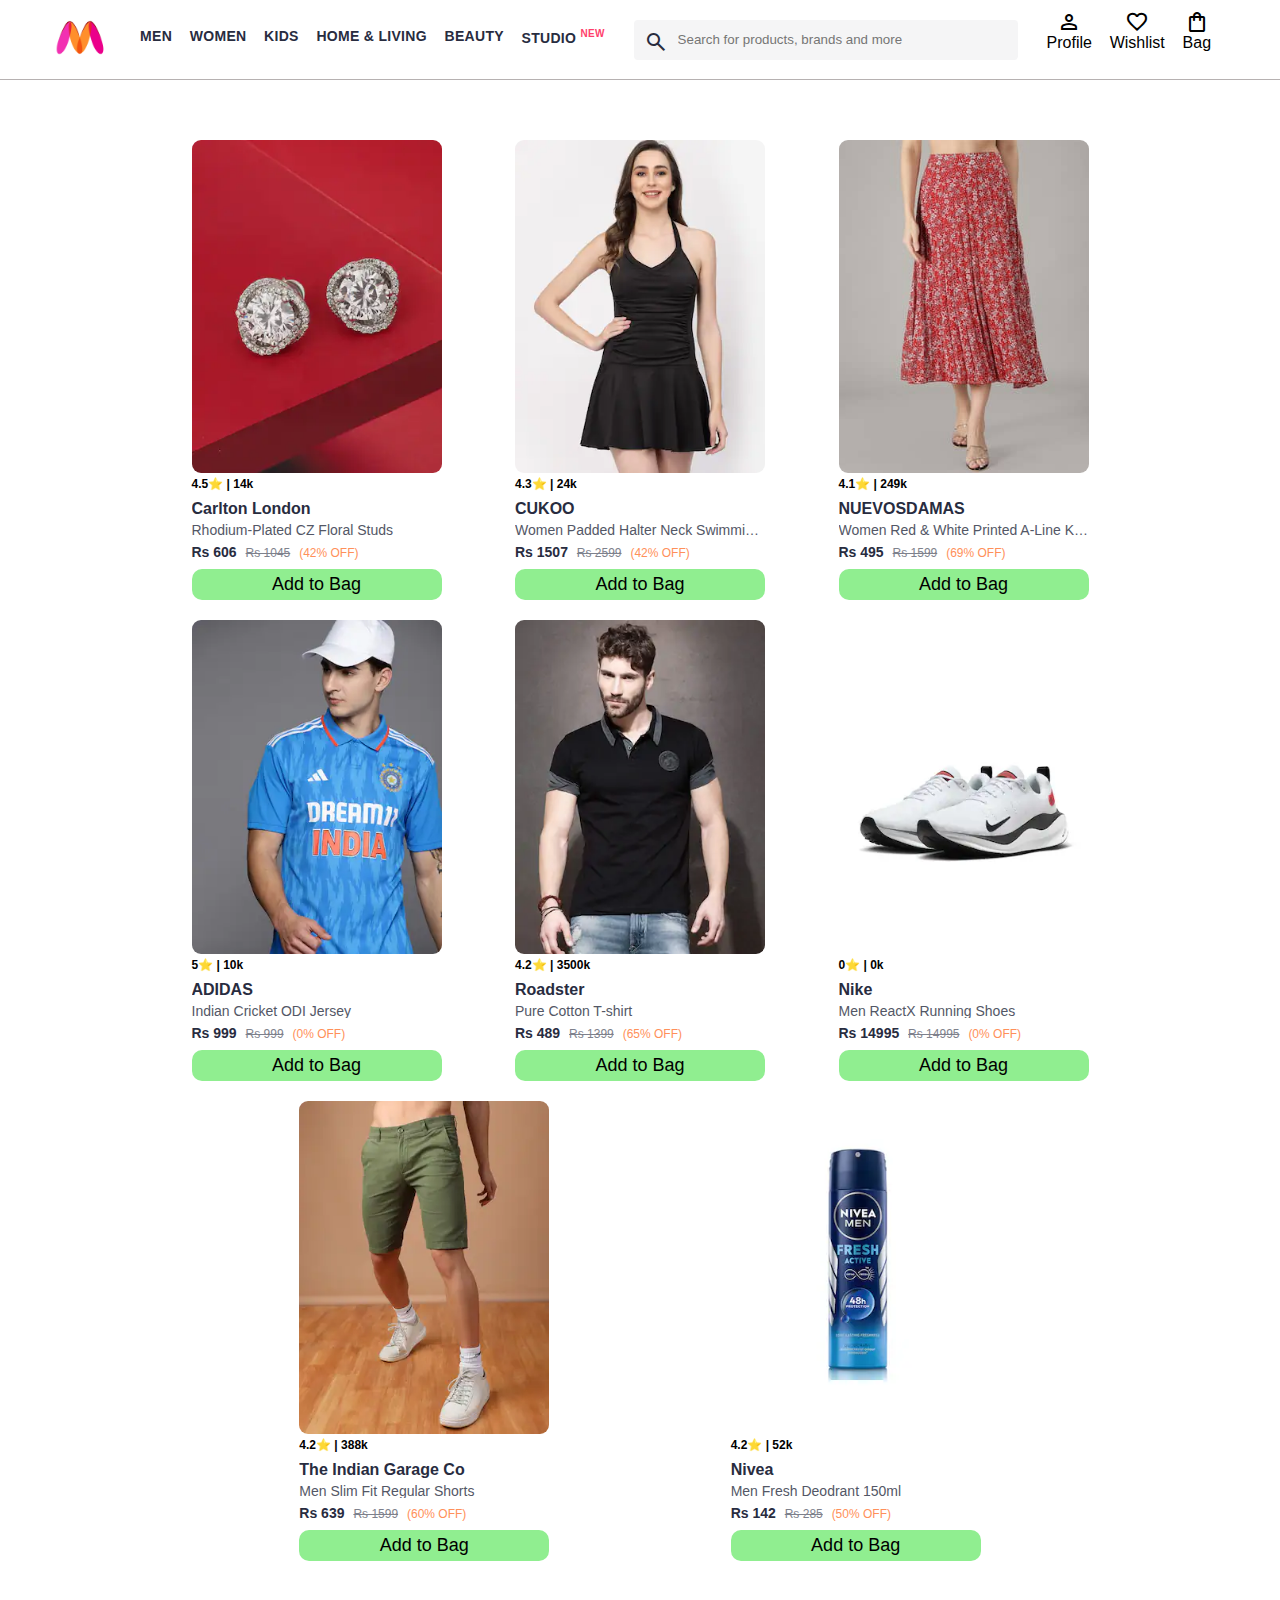
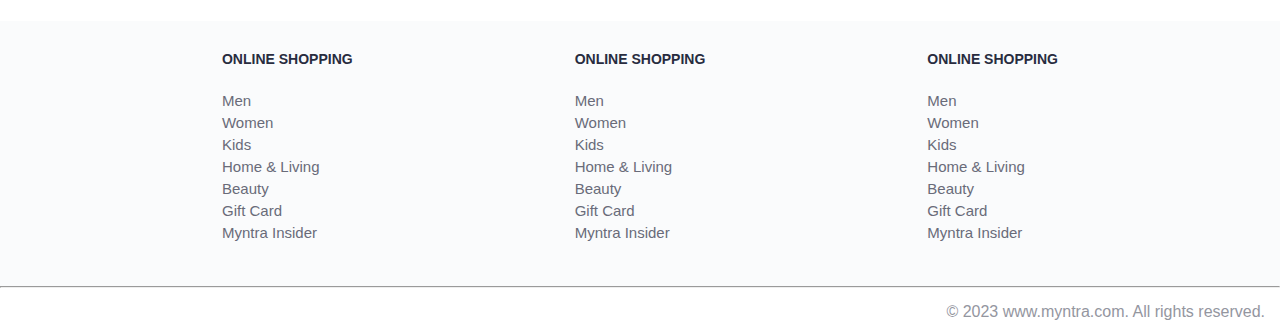
<file: index.html>
<!DOCTYPE html>
<html lang="en">
<head>
    <title>Myntra Functional Clone</title>
    <link rel="stylesheet" href="css/index.css">
    <link rel="stylesheet" href="https://fonts.googleapis.com/css2?family=Material+Symbols+Outlined:opsz,wght,FILL,GRAD@20..48,100..700,0..1,-50..200" />
</head>
<body>
    <header>
        <div class="logo_container">
            <a href="/index.html"><img class="myntra_home" src="images/myntra_logo.webp" alt="Myntra Home"></a>
        </div>
        <nav class="nav_bar">
            <a href="#">Men</a>
            <a href="#">Women</a>
            <a href="#">Kids</a>
            <a href="#">Home & Living</a>
            <a href="#">Beauty</a>
            <a href="#">Studio <sup>New</sup></a>
        </nav>
        <div class="search_bar">
            <span class="material-symbols-outlined search_icon">search</span>
            <input class="search_input" placeholder="Search for products, brands and more">
        </div>
        <div class="action_bar">
            <div class="action_container">
                <span class="material-symbols-outlined action_icon">person</span>
                <span class="action_name">Profile</span>
            </div>

            <div class="action_container">
                <span class="material-symbols-outlined action_icon">favorite</span>
                <span class="action_name">Wishlist</span>
            </div>

            <a class="action_container" href="pages/bag.html">
                <span class="material-symbols-outlined action_icon">shopping_bag</span>
                <span class="action_name">Bag</span>
                <span class="bag-item-count">0</span>
            </a>
        </div>
    </header>
    <main>
        <div class="items-container">
            
        </div>
    </main>
    <footer>
        <div class="footer_container">
            <div class="footer_column">
                <h3>ONLINE SHOPPING</h3>

                <a href="#">Men</a>
                <a href="#">Women</a>
                <a href="#">Kids</a>
                <a href="#">Home & Living</a>
                <a href="#">Beauty</a>
                <a href="#">Gift Card</a>
                <a href="#">Myntra Insider</a>
            </div>

            <div class="footer_column">
                <h3>ONLINE SHOPPING</h3>

                <a href="#">Men</a>
                <a href="#">Women</a>
                <a href="#">Kids</a>
                <a href="#">Home & Living</a>
                <a href="#">Beauty</a>
                <a href="#">Gift Card</a>
                <a href="#">Myntra Insider</a>
            </div>

            <div class="footer_column">
                <h3>ONLINE SHOPPING</h3>

                <a href="#">Men</a>
                <a href="#">Women</a>
                <a href="#">Kids</a>
                <a href="#">Home & Living</a>
                <a href="#">Beauty</a>
                <a href="#">Gift Card</a>
                <a href="#">Myntra Insider</a>
            </div>
        </div>
        <hr>

        <div class="copyright">
            © 2023 www.myntra.com. All rights reserved.
        </div>
    </footer>
    <script src="data/items.js"></script>
    <script src="scripts/index.js"></script>
</body>
</html>
</file>
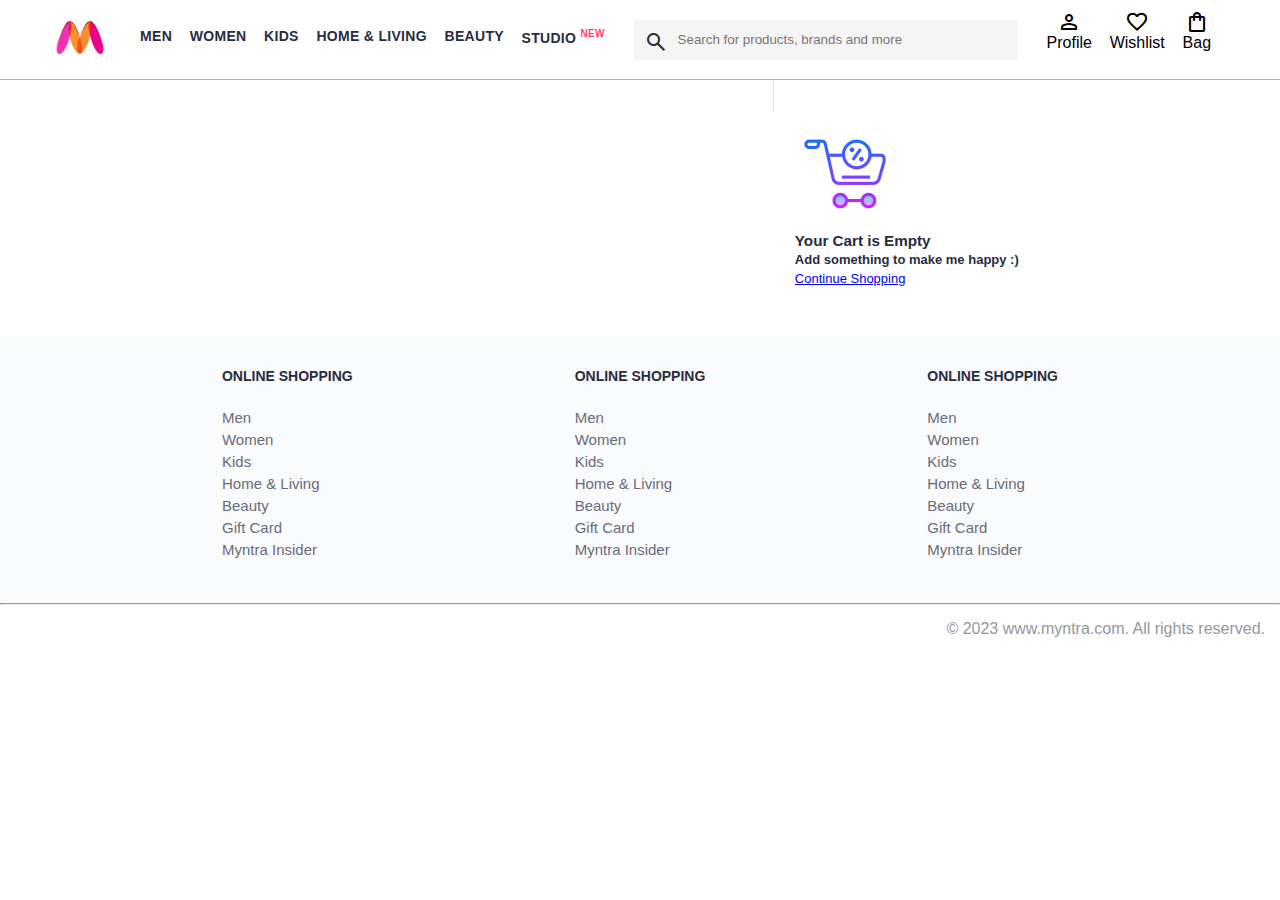
<file: pages/bag.html>
<!DOCTYPE html>
<html lang="en">
<head>
    <title>Myntra Clone</title>
    <link rel="stylesheet" href="../css/index.css">
    <link rel="stylesheet" href="../css/bag.css">
    <link rel="stylesheet" href="https://fonts.googleapis.com/css2?family=Material+Symbols+Outlined:opsz,wght,FILL,GRAD@20..48,100..700,0..1,-50..200" />
</head>
<body>
    <header>
        <div class="logo_container">
            <a href="../index.html"><img class="myntra_home" src="../images/myntra_logo.webp" alt="Myntra Home"></a>
        </div>
        <nav class="nav_bar">
            <a href="#">Men</a>
            <a href="#">Women</a>
            <a href="#">Kids</a>
            <a href="#">Home & Living</a>
            <a href="#">Beauty</a>
            <a href="#">Studio <sup>New</sup></a>
        </nav>
        <div class="search_bar">
            <span class="material-symbols-outlined search_icon">search</span>
            <input class="search_input" placeholder="Search for products, brands and more">
        </div>
        <div class="action_bar">
            <div class="action_container">
                <span class="material-symbols-outlined action_icon">person</span>
                <span class="action_name">Profile</span>
            </div>

            <div class="action_container">
                <span class="material-symbols-outlined action_icon">favorite</span>
                <span class="action_name">Wishlist</span>
            </div>

            <div class="action_container">
                <span class="material-symbols-outlined action_icon">shopping_bag</span>
                <span class="action_name">Bag</span>
                <span class="bag-item-count">0</span>
            </div>
        </div>
    </header>
    <main>
      <div class="bag-page">
        <div class="bag-items-container">
          
        </div>
        <div class="bag-summary">

        </div>

      </div>
    </main>
    <footer>
        <div class="footer_container">
            <div class="footer_column">
                <h3>ONLINE SHOPPING</h3>

                <a href="#">Men</a>
                <a href="#">Women</a>
                <a href="#">Kids</a>
                <a href="#">Home & Living</a>
                <a href="#">Beauty</a>
                <a href="#">Gift Card</a>
                <a href="#">Myntra Insider</a>
            </div>

            <div class="footer_column">
                <h3>ONLINE SHOPPING</h3>

                <a href="#">Men</a>
                <a href="#">Women</a>
                <a href="#">Kids</a>
                <a href="#">Home & Living</a>
                <a href="#">Beauty</a>
                <a href="#">Gift Card</a>
                <a href="#">Myntra Insider</a>
            </div>

            <div class="footer_column">
                <h3>ONLINE SHOPPING</h3>

                <a href="#">Men</a>
                <a href="#">Women</a>
                <a href="#">Kids</a>
                <a href="#">Home & Living</a>
                <a href="#">Beauty</a>
                <a href="#">Gift Card</a>
                <a href="#">Myntra Insider</a>
            </div>
        </div>
        <hr>

        <div class="copyright">
            © 2023 www.myntra.com. All rights reserved.
        </div>
    </footer>
    <script src="https://js.stripe.com/v3/"></script>
    <script src="../data/items.js"></script>
    <script src="../scripts/index.js"></script>
    <script src="../scripts/bag.js"></script>
</body>
</html>
</file>
<file: css/index.css>
/***************** Item Page CSS **************************/
/*.action_container {
    text-decoration: none;
}
a.action_container:link {
    color:black;
}
.item-details {
    cursor: pointer;
    width: 250px;
    margin: 10px;
}
.stars {
    font-size: 12px;
    font-weight: 700;
    text-align: left;
}
.company {
    font-size: 18px;
    font-weight: 700;
    line-height: 1;
    color: #282c3f;
    margin-bottom: 6px;
    overflow: hidden;
    text-overflow: ellipsis;
    white-space: nowrap;
    margin-top: 20px;
}
.item-name {
    color: #535766;
    font-size: 16px;
    line-height: 1;
    margin-bottom: 0;
    margin-top: 0;
    overflow: hidden;
    text-overflow: ellipsis;
    white-space: nowrap;
    font-weight: 400;
    display: block;
}
.price-container {
    margin-top: 10px;
}
.current-price {
    font-size: 14px;
    font-weight: 700;
    color: #282c3f;
}
.original-price {
    text-decoration: line-through;
    color: #7e818c;
    font-weight: 400;
    margin-left: 5px;
    font-size: 12px;
}
.discount-percentage {
    color: #ff905a;
    font-weight: 400;
    font-size: 12px;
    margin-left: 5px;
}
.btn-bag {
    background-color: lightgreen;
    border: none;
    padding: 5px 15px;
    border-radius: 10px;
    width: 100%;
    margin-top: 7px;
    font-size: 20px;
    cursor: pointer;
}
.bag-items {
    background-color: #f16565;
    white-space: nowrap;
    text-align: center;
    line-height: 18px;
    padding: 0 6px;
    height: 18px;
    position: relative;
    border-radius: 50%;
    font-size: 12px;
    color: #fff;
    left: 13px;
    top: -44px;
    font-weight: 700;
    cursor: pointer;
}*/

* {
    margin: 0;
    padding: 0;
    font-family: Assistant,-apple-system,BlinkMacSystemFont,Segoe UI,Roboto,Helvetica,Arial,sans-serif;
    box-sizing: border-box;
}
header {
    display: flex;
    background-color: #ffffff;
    height: 80px;
    justify-content: space-between;
    align-items: center;
    border-bottom: 1px solid #b6b1b1;
}
.myntra_home {
    height: 45px;
}
.logo_container {
    margin-left: 4%;
}
.action_bar {
    margin-right: 4%;
}
.nav_bar {
    display: flex;
    min-width: 500px;
    justify-content: space-evenly;
}
.nav_bar a {
    font-size: 14px;
    letter-spacing: .3px;
    color: #282c3f;
    font-weight: 700;
    text-transform: uppercase;
    text-decoration: none;
    padding: 28px 0;
    border-bottom: 5px solid #ffffff;
}
.nav_bar a:hover {
    border-bottom: 4px solid #f54e77;
}

.nav_bar a sup {
    color: #ff3f6c;
    font-size: 10px;
}

.search_bar {
    height: 40px;
    min-width: 200px;
    width: 30%;
    display: flex;
    align-items: center;
}
.search_icon {
    box-sizing: content-box;
    height: 20px;
    padding: 10px;
    background-color: #f5f5f6;
    color: #282c3f;
    font-weight: 300;
    border-radius: 4px 0 0 4px;
}
.search_input {
    color: #696e79;
    background-color: #f5f5f6;
    flex-grow: 1;
    height: 40px;
    border: 0;
    border-radius: 0 4px 4px 0;
}

.action_bar {
    display: flex;
    min-width: 200px;
    justify-content: space-evenly;
}

.action_container {
    display: flex;
    flex-direction: column;
    align-items: center;
}

/* Main section */
.items-container{
    width:80%;
    margin:40px 10%;
}

.item-container{
    width: 250px;
    margin: 10px;
}

.item-image{
    width:100%;
    border-radius: 9px;
}

.rating{
    font-size: 12px;
    font-weight: 700;
}

.company-name{
    margin-top: 10px;
    font-size: 16px;
    font-weight: 700;
    line-height: 1;
    color: #282c3f;
    margin-bottom: 6px;
    overflow: hidden;
    text-overflow: ellipsis;
    white-space: nowrap;
}

.item-name{
    color: #535766;
    font-size: 14px;
    line-height: 1;
    margin-bottom: 0;
    margin-top: 0;
    overflow: hidden;
    text-overflow: ellipsis;
    white-space: nowrap;
    font-weight: 400;
    display: block;
}

.price{
    margin-top: 8px;
    font-size: 14px;
    line-height: 15px;
    color: #282c3f;
    white-space: nowrap;
}
.current-price{
    font-size: 14px;
    font-weight: 700;
    color: #282c3f;
}
.original-price{
    text-decoration: line-through;
    color: #7e818c;
    font-weight: 400;
    margin-left: 5px;
    font-size: 12px;
}

.discount{
    color: #ff905a;
    font-weight: 400;
    font-size: 12px;
    margin-left: 5px;
}
.btn-add-bag{
    margin-top: 8px;
    width: 100%;
    background-color: lightgreen;
    border: none;
    padding: 5px 15px;
    border-radius: 10px;
    font-size: 18px;
    cursor: pointer;
}
.btn-add-bag:hover{
    border-style: solid;
    border-color: lightgreen;
    background-color: white;
    color: lightgreen;
}
.bag-item-count{
    background-color: #f16565;
    white-space: nowrap;
    text-align: center;
    line-height: 18px;
    padding: 0 6px;
    height: 18px;
    position: relative;
    border-radius: 50%;
    font-size: 12px;
    color: #fff;
    left: 13px;
    top: -44px;
    font-weight: 700;
    cursor: pointer;
}

.action_container {
    text-decoration: none;
}
a.action_container:link {
    color:black;
}

/* Footer Section */

.banner_container {
    margin: 40px 0;
}
.banner_image {
    width: 100%;
}

.category_heading {
    text-transform: uppercase;
    color: #3e4152;
    letter-spacing: .15em;
    font-size: 1.8em;
    margin: 50px 0 10px 30px;
    max-height: 5em;
    font-weight: 700;
}

.category-items, .items-container{
    width: 80%;
    margin: 50px 10%;
    display: flex;
    flex-wrap: wrap;
    justify-content: space-evenly;
}

.sale_item {
    width: 250px;
}

.footer_container {
    padding: 30px 0px 40px 0px;
    background: #FAFBFC;
    display: flex;
    justify-content: space-evenly;
}

.footer_column {
    display: flex;
    flex-direction: column;
}

.footer_column h3 {
    color: #282c3f;
    font-size: 14px;
    margin-bottom: 25px;
}

.footer_column a {
    color: #696b79;
    font-size: 15px;
    text-decoration: none;
    padding-bottom: 5px;
}

.copyright {
    color: #94969f;
    text-align: end;
    padding: 15px;
}
</file>
<file: css/bag.css>
.bag-items-container {
  display: inline-block;
  width: 64%;
  padding-right: 20px;
  border-right: 1px solid #eaeaec;
  padding-top: 32px;
  color: #282c3f;
  font-size: 13px;
  line-height: 1.42857143;
}

.bag-page {
  width: 75%;
  margin-left: 12.5%;
}

.bag-summary {
  vertical-align: top;
  display: inline-block;
  width: 35%;
  padding: 24px 0 0 16px;
  color: #282c3f;
  font-size: 13px;
  line-height: 1.42857143;
}

.bag-details-container {
  margin-bottom: 16px;
}

.price-header {
  font-size: 12px;
  font-weight: 700;
  margin: 24px 0 16px;
  color: #535766;
}

.price-item {
  margin-bottom: 12px;
  line-height: 16px;
  font-size: 14px;
  color: #282c3f;
}

.price-item-value {
  float: right;
}

.priceDetail-base-discount {
  color: #03a685;
}

.price-footer {
  font-weight: 700;
  font-size: 15px;
  padding-top: 16px;
  border-top: 1px solid #eaeaec;
  color: #3e4152;
  line-height: 16px;
}

.btn-place-order {
  width: 100%;
  letter-spacing: 1px;
  font-size: 14px;
  font-weight: 600;
  border-radius: 2px;
  border-width: 0px;
  padding: 10px 16px;
  background-color: rgb(255, 63, 108);
  color: rgb(255, 255, 255);
  cursor: pointer;
}

.bag-item-container {
  margin-bottom: 8px;
  background: #fff;
  font-size: 14px;
  border: 1px solid #eaeaec;
  border-radius: 4px;
  position: relative;
  padding: 12px 12px 0;
}

.item-left-part {
  position: absolute;
  background: rgb(255, 242, 223);
  height: 148px;
  width: 111px;
}

.item-right-part {
  padding-left: 12px;
  position: relative;
  min-height: 148px;
  margin-left: 111px;
  margin-bottom: 12px;
}

.bag-item-img {
  width: 100%;
}

.return-period {
  display: inline-flex;
  font-size: 14px;
  padding-top: 8px;
}

.return-period-days {
  font-weight: 700;
  margin-right: 4px;
}

.delivery-details {
  margin-top: 5px;
  color: #282c3f;
  font-size: 12px;
  letter-spacing: -.1px;
  margin-bottom: 8px;
  line-height: 15px;
}

.delivery-details-days {
  color: #03a685;
}

.remove-from-cart {
  position: absolute;
  font-size: 25px;
  top: 10px;
  right: 18px;
  width: 14px;
  height: 14px;
  cursor: pointer;
}

/* CART EMPTY */
.empty-cart{
  margin-top: 20px;
  margin-bottom: 50px;
}

.css-xjhrni a{
  text-decoration: none;
  color: white;
}
</file>
